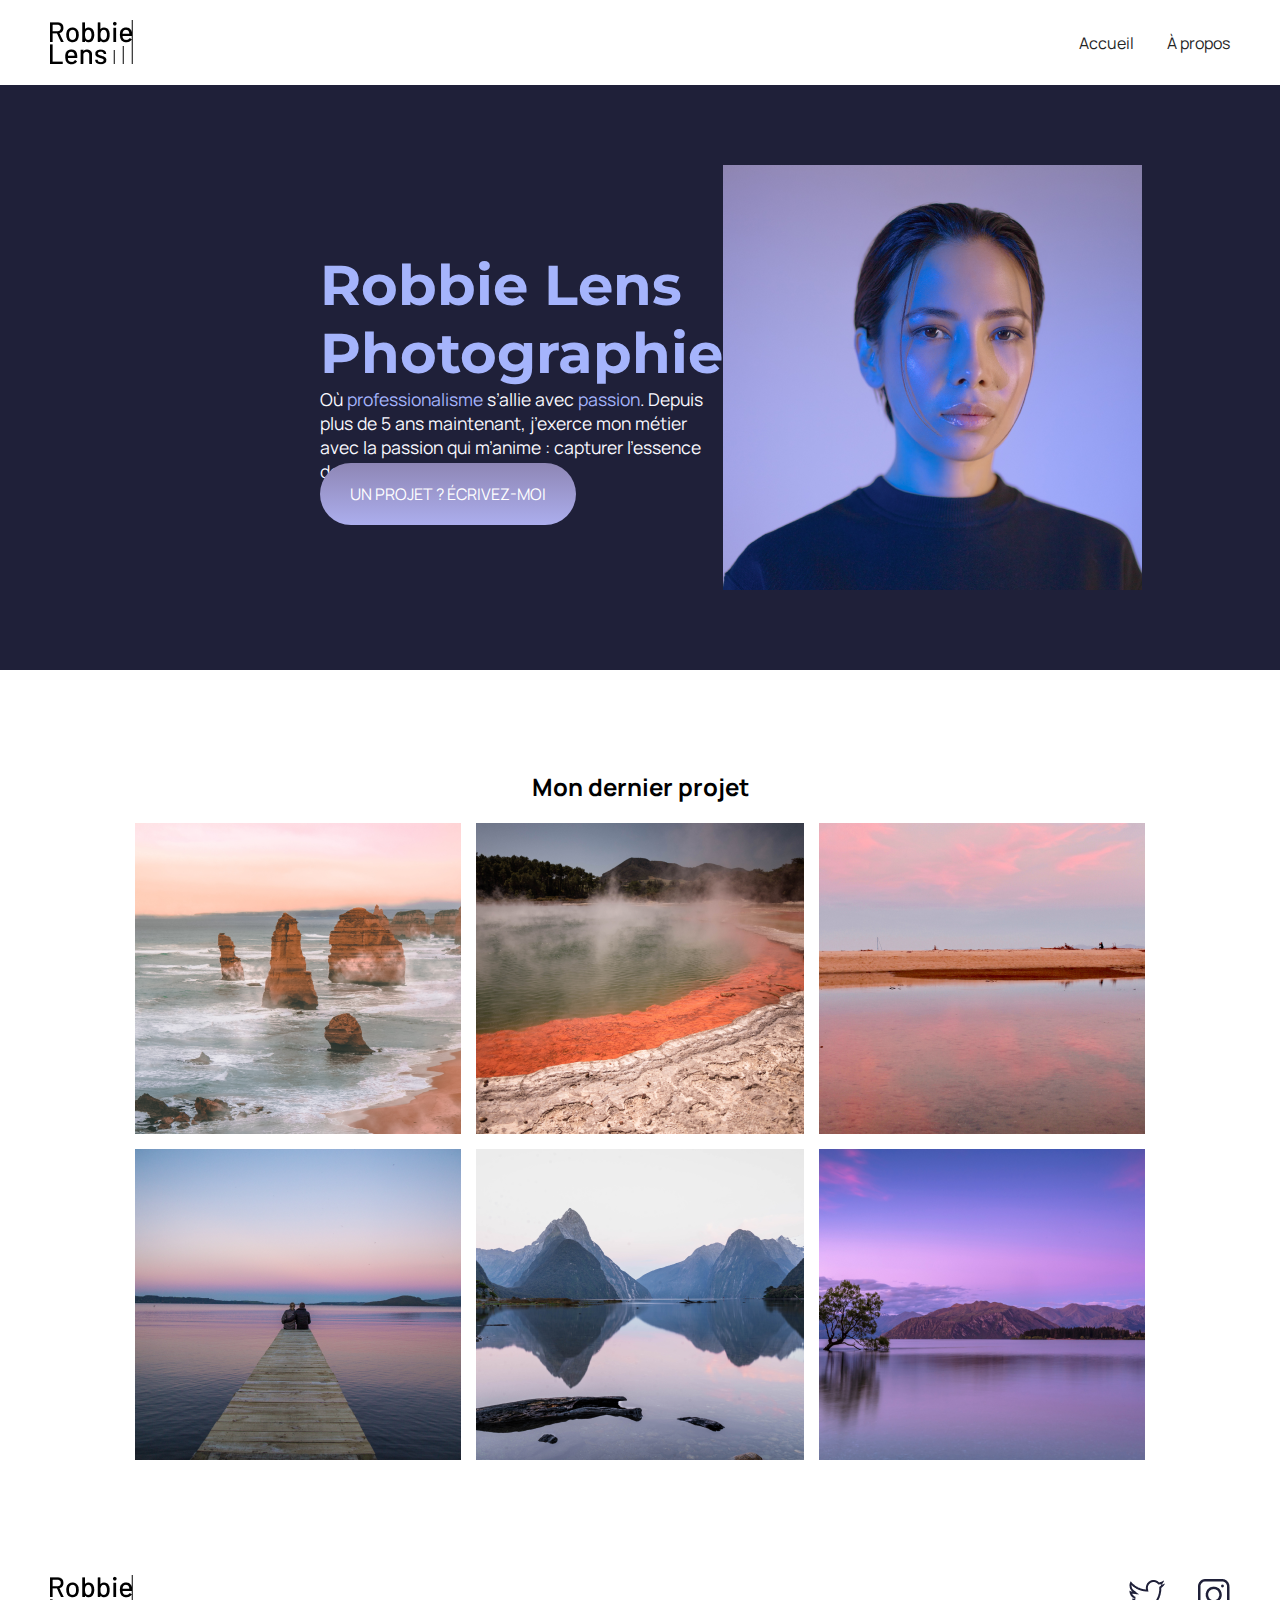
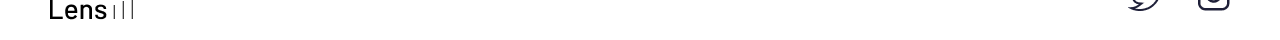
<file: index.html>
<!DOCTYPE html>
<html lang="fr">

<head>
    <meta charset="utf-8" >
    <title>Site de Jo</title>
    <link href="style.css" rel="stylesheet" >
    <link rel="preconnect" href="https://fonts.googleapis.com">
    <link rel="preconnect" href="https://fonts.gstatic.com" crossorigin>
    <link href="https://fonts.googleapis.com/css2?family=Manrope&family=Montserrat&display=swap" rel="stylesheet">
</head>

<body>
    <header>
        <nav>
            <img src="images/logo.png" alt="Logo Robbie Lens" >
            <div>
                <a href="index.html">Accueil</a>
                <a href="a-propos.html">À propos</a>
            </div>
        </nav>
    </header>
    <main>
        <section class="accueil-introduction">
            <div>
                <h1>Robbie Lens Photographie</h1>
                <p>
                    Où <em>professionalisme</em> s’allie avec <em>passion</em>. Depuis
                    plus de 5 ans maintenant, j’exerce mon métier avec la passion
                    qui m’anime : capturer l’essence de chaque instant.
                </p>
                <a href="" class="cta">UN PROJET ? ÉCRIVEZ-MOI</a>
            </div>
            <img src="images/robbie-lens.png" alt="Portrait avec effet de la photographe Robbie Lens" >
        </section>
        <section class="acceuil-photos">
            <h2>Mon dernier projet</h2>
                <div>
                    <img src="images/accueil/element-1.png"/>
                    <img src="images/accueil/element-2.png"/>
                    <img src="images/accueil/element-3.png"/>
                </div>
                <div>
                    <img src="images/accueil/element-4.png"/>
                    <img src="images/accueil/element-5.png"/>
                    <img src="images/accueil/element-6.png"/>
                </div>
        </section>
    </main>
    <footer>
        <img src="images/logo.png" alt="Logo Robbie Lens" >
        <div>
            <a target="_blank" href="https://twitter.com/" class="lien-icone">
                <img src="images/twitter.png" alt="Logo Twitter" >
            </a>
            <a target="_blank" href="https://www.instagram.com/" class="lien-icone">
                <img src="images/instagram.png" alt="Logo Instagram" >
            </a>
        </div>
    </footer>
</body>

</html>
</file>
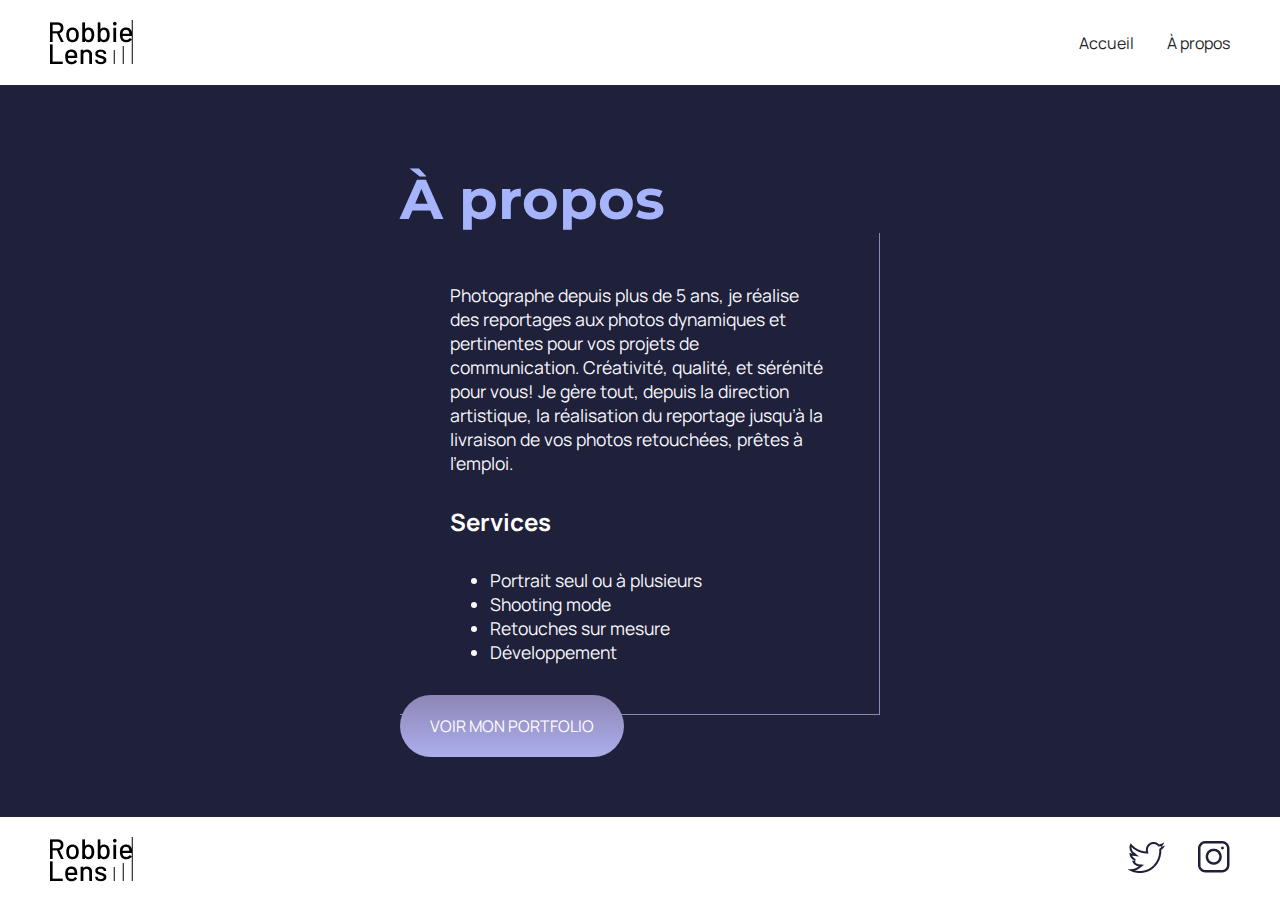
<file: a-propos.html>
<!DOCTYPE html>
<html lang="fr">

<head>
    <meta charset="utf-8" >
    <title>À propos - Robbie Lens Photographie</title>
    <link href="style.css" rel="stylesheet" >
    <link rel="preconnect" href="https://fonts.googleapis.com">
    <link rel="preconnect" href="https://fonts.gstatic.com" crossorigin>
    <link href="https://fonts.googleapis.com/css2?family=Manrope&family=Montserrat&display=swap" rel="stylesheet">
</head>

<body>
    <header>
        <nav>
            <img src="images/logo.png" alt="Logo Robbie Lens" >
            <div>
                <a href="index.html">Accueil</a>
                <a href="a-propos.html">À propos</a>
            </div>
        </nav>
    </header>
    <main class="a-propos-main">
        <section>
            <h1>À propos</h1>
            <div class="carre-contenu">
                <p>
                    Photographe depuis plus de 5 ans, je réalise des reportages aux photos dynamiques et pertinentes
                    pour
                    vos
                    projets de communication. Créativité, qualité, et sérénité pour vous! Je gère tout, depuis la
                    direction
                    artistique, la réalisation du reportage jusqu’à la livraison de vos photos retouchées, prêtes à
                    l’emploi.
                </p>
                <h2>Services</h2>
                <ul>
                    <li>Portrait seul ou à plusieurs</li>
                    <li>Shooting mode</li>
                    <li>Retouches sur mesure</li>
                    <li>Développement</li>
                </ul>
            </div>
            <div>
                <a href="" class="cta">VOIR MON PORTFOLIO</a>
            </div>
        </section>
    </main>
    <footer>
        <img src="images/logo.png" alt="Logo Robbie Lens" >
        <div>
            <a target="_blank" href="https://twitter.com/" class="lien-icone">
                <img src="images/twitter.png" alt="Logo Twitter" >
            </a>
            <a target="_blank" href="https://www.instagram.com/" class="lien-icone">
                <img src="images/instagram.png" alt="Logo Instagram" >
            </a>
        </div>
    </footer>
</body>

</html>
</file>
<file: style.css>
* {
  margin: 0;
}

body {
  font-family: 'Manrope', sans-serif;
  font-size: 1em;
  background-color: #1f2039;
}

a {
  color: #242424;
  text-decoration: none;
}

em {
  color: #a5b4fc;
  font-style: normal;
}

h1 {
  font-size: 3.5em;
  color: #a5b4fc;
  font-family: 'Montserrat', sans-serif;
}

h2 {
  color: white;
}

p,
li {
  font-size: 1.1em;
  color: #f9f8ff;
}

header,
footer {
  background-color: white;
  padding: 20px 50px;
}

.cta {
  background: linear-gradient(#8e86b5, #acaeed);
  color: white;
  border-radius: 50px;
  padding: 20px 30px;
}

a:hover {
  text-decoration: underline;
}

.cta:hover {
  background: linear-gradient(#696484, #8788ba);
  text-decoration: none;
}

.lien-icone {
  padding-left: 30px;
}

.lien-icone:hover {
  opacity: 0.5;
}

.carre-contenu {
  border-right: 1px solid #8e86b5;
  border-bottom: 1px solid #8e86b5;
  padding: 50px;
}

.carre-contenu h2 {
  margin-top: 30px;
}

.carre-contenu ul {
  margin-top: 30px;
}

section {
  padding: 80px;
}

.a-propos-main {
  width: 50%;
  margin: auto;
}

footer,
nav {
  display: flex;
  flex-direction: row;
  align-items: center;
  justify-content: space-between;
}

nav a {
  margin-left: 30px;
}

.accueil-introduction {
  display: flex;
  flex-direction: row;
  width: 50%;
  align-items: center;
  margin: auto;
}

.acceuil-photos {
  display: flex;
  flex-direction: column;
  align-items: center;
  background-color: white;
}

.acceuil-photos h2 {
  color: black;
  padding: 20px;
}

.acceuil-photos div {
  display: flex;
  flex-wrap: nowrap;
  justify-content: center;
  gap: 15px;
  padding-bottom: 15px;
}
</file>
